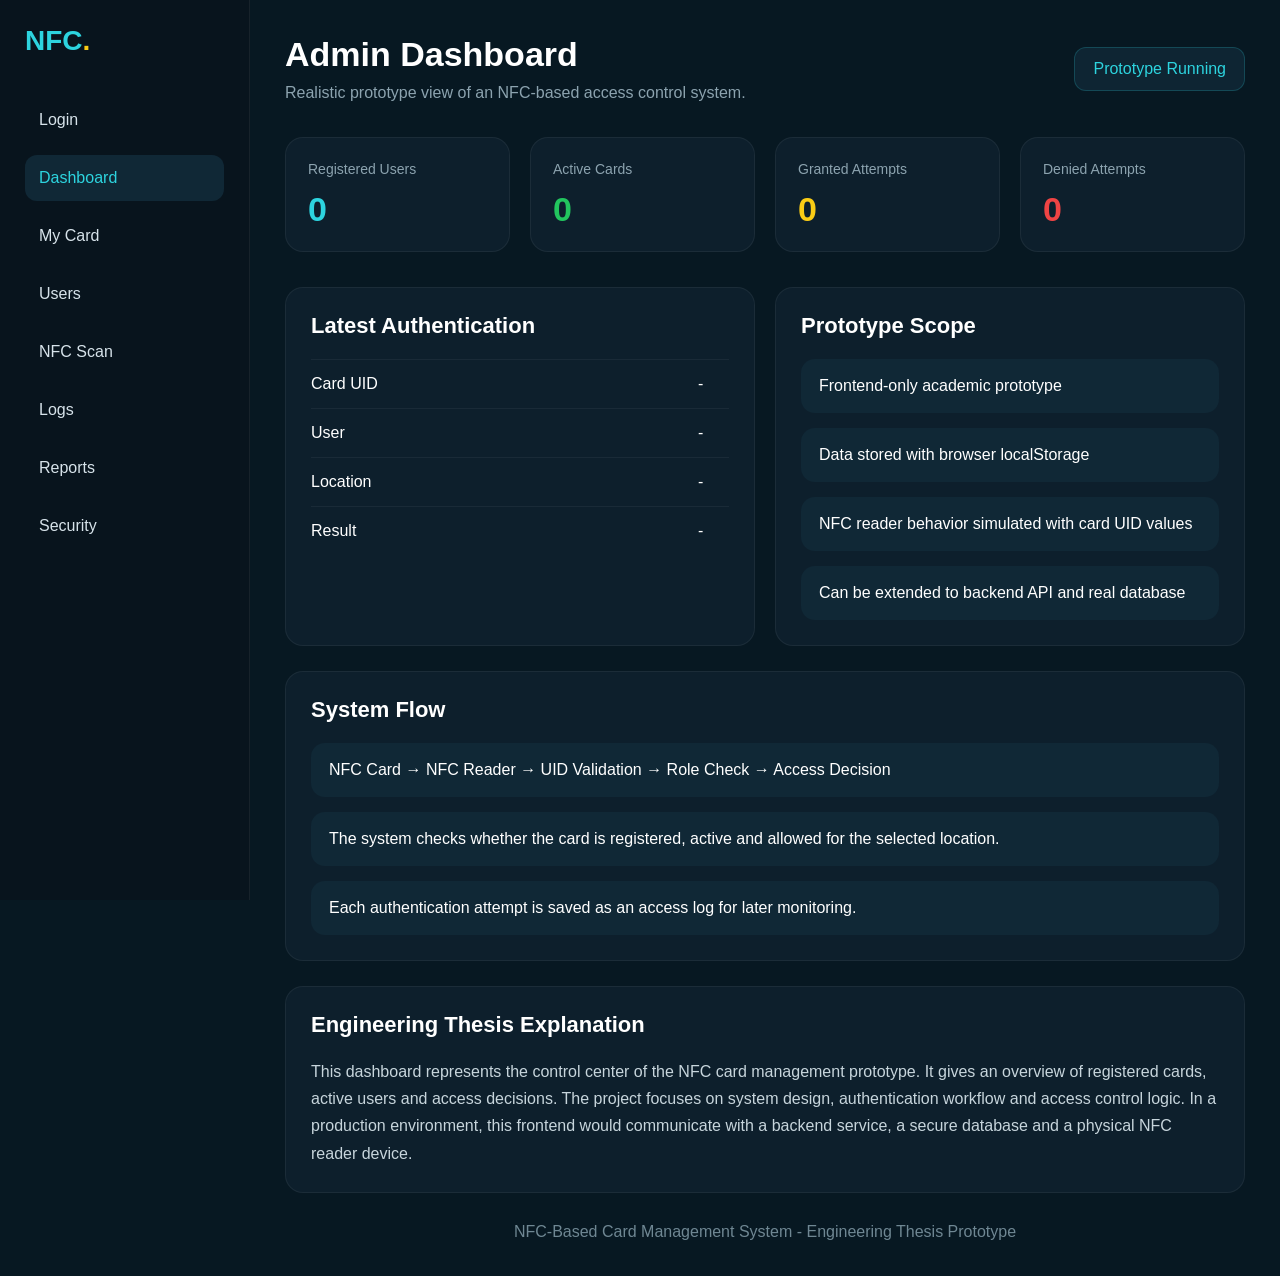
<file: dashboard.html>
<!DOCTYPE html>
<html lang="en">
<head>
    <meta charset="UTF-8">
    <meta name="viewport" content="width=device-width, initial-scale=1.0">
    <title>Dashboard | NFC System</title>
    <link rel="stylesheet" href="css/style.css">
</head>
<body>

    <div class="main-layout">

        <aside class="sidebar">
            <div class="logo">NFC<span>.</span></div>

            <nav class="menu">
                <a href="index.html">Login</a>
                <a href="dashboard.html" class="active">Dashboard</a>
                <a href="my-card.html">My Card</a>
                <a href="users.html">Users</a>
                <a href="scan.html">NFC Scan</a>
                <a href="logs.html">Logs</a>
                <a href="reports.html">Reports</a>
                <a href="security.html">Security</a>
            </nav>
        </aside>

        <main class="content">

            <div class="topbar">
                <div>
                    <h1>Admin Dashboard</h1>
                    <p style="color:#8ca3af; margin-top:10px;">
                        Realistic prototype view of an NFC-based access control system.
                    </p>
                </div>

                <div class="status-box">
                    Prototype Running
                </div>
            </div>

            <div class="cards">
                <div class="card blue">
                    <span>Registered Users</span>
                    <h2 id="totalUsers">0</h2>
                </div>

                <div class="card green">
                    <span>Active Cards</span>
                    <h2 id="activeCards">0</h2>
                </div>

                <div class="card yellow">
                    <span>Granted Attempts</span>
                    <h2 id="grantedAccess">0</h2>
                </div>

                <div class="card red">
                    <span>Denied Attempts</span>
                    <h2 id="deniedAccess">0</h2>
                </div>
            </div>

            <div class="report-grid">

                <section class="panel">
                    <h3>Latest Authentication</h3>

                    <table class="table">
                        <tr>
                            <td>Card UID</td>
                            <td id="lastUid">-</td>
                        </tr>
                        <tr>
                            <td>User</td>
                            <td id="lastUser">-</td>
                        </tr>
                        <tr>
                            <td>Location</td>
                            <td id="lastLocation">-</td>
                        </tr>
                        <tr>
                            <td>Result</td>
                            <td id="lastResult">-</td>
                        </tr>
                    </table>
                </section>

                <section class="panel">
                    <h3>Prototype Scope</h3>

                    <div class="security-list">
                        <div class="security-item">
                            Frontend-only academic prototype
                        </div>

                        <div class="security-item">
                            Data stored with browser localStorage
                        </div>

                        <div class="security-item">
                            NFC reader behavior simulated with card UID values
                        </div>

                        <div class="security-item">
                            Can be extended to backend API and real database
                        </div>
                    </div>
                </section>

            </div>

            <section class="panel">
                <h3>System Flow</h3>

                <div class="security-list">
                    <div class="security-item">
                        NFC Card → NFC Reader → UID Validation → Role Check → Access Decision
                    </div>

                    <div class="security-item">
                        The system checks whether the card is registered, active and allowed for the selected location.
                    </div>

                    <div class="security-item">
                        Each authentication attempt is saved as an access log for later monitoring.
                    </div>
                </div>
            </section>

            <section class="panel">
                <h3>Engineering Thesis Explanation</h3>

                <p style="color:#c7d5dc; line-height:1.7;">
                    This dashboard represents the control center of the NFC card management prototype.
                    It gives an overview of registered cards, active users and access decisions.
                    The project focuses on system design, authentication workflow and access control logic.
                    In a production environment, this frontend would communicate with a backend service,
                    a secure database and a physical NFC reader device.
                </p>
            </section>

            <div class="footer">
                NFC-Based Card Management System - Engineering Thesis Prototype
            </div>

        </main>

    </div>

    <script src="js/app.js"></script>
</body>
</html>
</file>
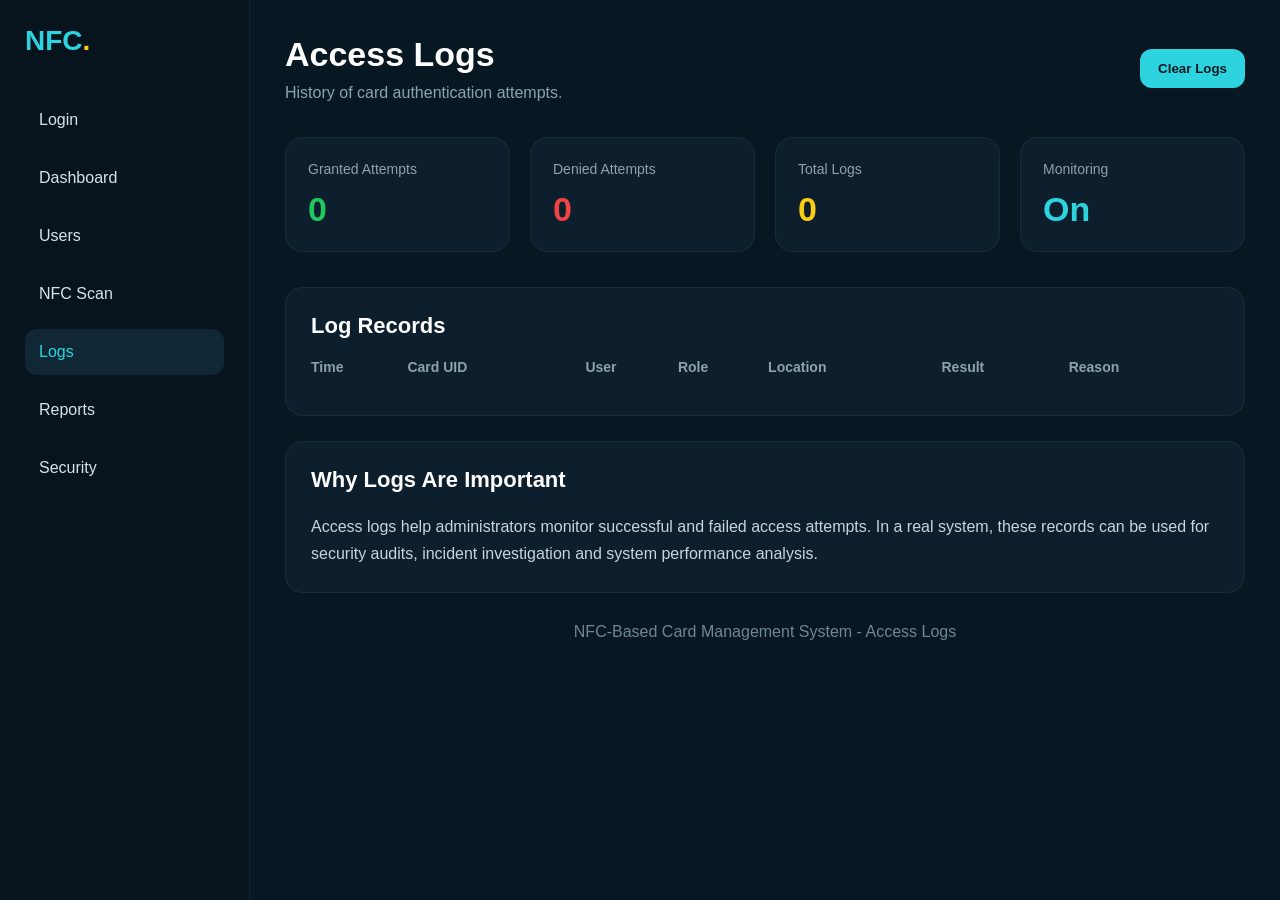
<file: logs.html>
<!DOCTYPE html>
<html lang="en">
<head>
    <meta charset="UTF-8">
    <meta name="viewport" content="width=device-width, initial-scale=1.0">
    <title>Access Logs | NFC System</title>
    <link rel="stylesheet" href="css/style.css">
</head>
<body>

    <div class="main-layout">

        <aside class="sidebar">
            <div class="logo">NFC<span>.</span></div>

            <nav class="menu">
                <a href="index.html">Login</a>
                <a href="dashboard.html">Dashboard</a>
                <a href="users.html">Users</a>
                <a href="scan.html">NFC Scan</a>
                <a href="logs.html" class="active">Logs</a>
                <a href="reports.html">Reports</a>
                <a href="security.html">Security</a>
            </nav>
        </aside>

        <main class="content">

            <div class="topbar">
                <div>
                    <h1>Access Logs</h1>
                    <p style="color:#8ca3af; margin-top:10px;">
                        History of card authentication attempts.
                    </p>
                </div>

                <div>
                    <button class="btn" onclick="clearLogs()">Clear Logs</button>
                </div>
            </div>

            <div class="cards">

                <div class="card green">
                    <span>Granted Attempts</span>
                    <h2 id="logGranted">0</h2>
                </div>

                <div class="card red">
                    <span>Denied Attempts</span>
                    <h2 id="logDenied">0</h2>
                </div>

                <div class="card yellow">
                    <span>Total Logs</span>
                    <h2 id="logTotal">0</h2>
                </div>

                <div class="card blue">
                    <span>Monitoring</span>
                    <h2>On</h2>
                </div>

            </div>

            <section class="panel">
                <h3>Log Records</h3>

                <table class="table">
                    <thead>
                        <tr>
                            <th>Time</th>
                            <th>Card UID</th>
                            <th>User</th>
                            <th>Role</th>
                            <th>Location</th>
                            <th>Result</th>
                            <th>Reason</th>
                        </tr>
                    </thead>

                    <tbody id="logsTable"></tbody>
                </table>
            </section>

            <section class="panel">
                <h3>Why Logs Are Important</h3>

                <p style="color:#c7d5dc; line-height:1.7;">
                    Access logs help administrators monitor successful and failed access
                    attempts. In a real system, these records can be used for security
                    audits, incident investigation and system performance analysis.
                </p>
            </section>

            <div class="footer">
                NFC-Based Card Management System - Access Logs
            </div>

        </main>

    </div>

    <script src="js/app.js"></script>
</body>
</html>
</file>
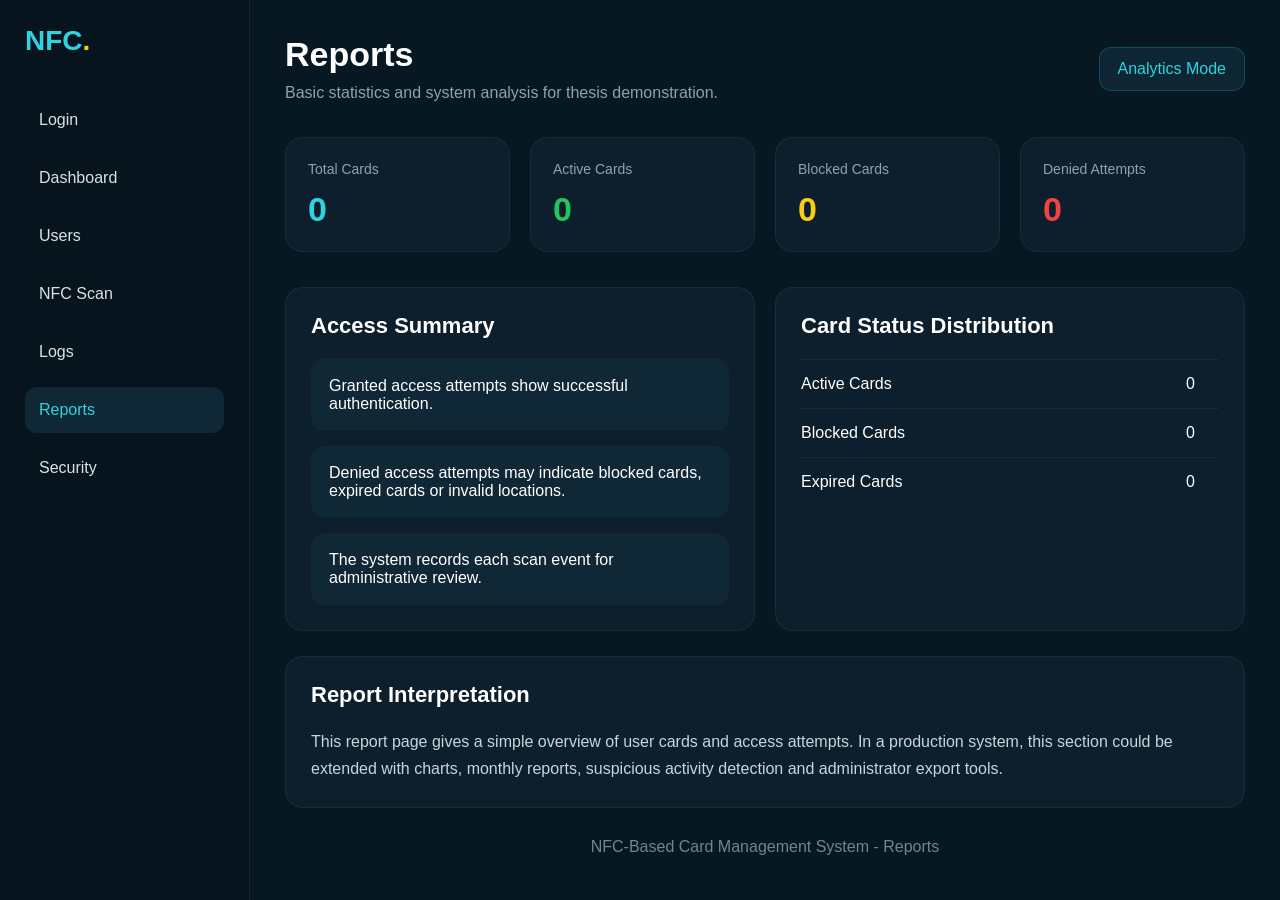
<file: reports.html>
<!DOCTYPE html>
<html lang="en">
<head>
    <meta charset="UTF-8">
    <meta name="viewport" content="width=device-width, initial-scale=1.0">
    <title>Reports | NFC System</title>
    <link rel="stylesheet" href="css/style.css">
</head>
<body>

    <div class="main-layout">

        <aside class="sidebar">
            <div class="logo">NFC<span>.</span></div>

            <nav class="menu">
                <a href="index.html">Login</a>
                <a href="dashboard.html">Dashboard</a>
                <a href="users.html">Users</a>
                <a href="scan.html">NFC Scan</a>
                <a href="logs.html">Logs</a>
                <a href="reports.html" class="active">Reports</a>
                <a href="security.html">Security</a>
            </nav>
        </aside>

        <main class="content">

            <div class="topbar">
                <div>
                    <h1>Reports</h1>
                    <p style="color:#8ca3af; margin-top:10px;">
                        Basic statistics and system analysis for thesis demonstration.
                    </p>
                </div>

                <div class="status-box">
                    Analytics Mode
                </div>
            </div>

            <div class="cards">

                <div class="card blue">
                    <span>Total Cards</span>
                    <h2 id="reportUsers">0</h2>
                </div>

                <div class="card green">
                    <span>Active Cards</span>
                    <h2 id="reportActive">0</h2>
                </div>

                <div class="card yellow">
                    <span>Blocked Cards</span>
                    <h2 id="reportBlocked">0</h2>
                </div>

                <div class="card red">
                    <span>Denied Attempts</span>
                    <h2 id="reportDenied">0</h2>
                </div>

            </div>

            <div class="report-grid">

                <section class="panel">
                    <h3>Access Summary</h3>

                    <div class="security-list">
                        <div class="security-item">
                            Granted access attempts show successful authentication.
                        </div>

                        <div class="security-item">
                            Denied access attempts may indicate blocked cards, expired cards or invalid locations.
                        </div>

                        <div class="security-item">
                            The system records each scan event for administrative review.
                        </div>
                    </div>
                </section>

                <section class="panel">
                    <h3>Card Status Distribution</h3>

                    <table class="table">
                        <tr>
                            <td>Active Cards</td>
                            <td id="activeReportLine">0</td>
                        </tr>
                        <tr>
                            <td>Blocked Cards</td>
                            <td id="blockedReportLine">0</td>
                        </tr>
                        <tr>
                            <td>Expired Cards</td>
                            <td id="expiredReportLine">0</td>
                        </tr>
                    </table>
                </section>

            </div>

            <section class="panel">
                <h3>Report Interpretation</h3>

                <p style="color:#c7d5dc; line-height:1.7;">
                    This report page gives a simple overview of user cards and access attempts.
                    In a production system, this section could be extended with charts, monthly
                    reports, suspicious activity detection and administrator export tools.
                </p>
            </section>

            <div class="footer">
                NFC-Based Card Management System - Reports
            </div>

        </main>

    </div>

    <script src="js/app.js"></script>
</body>
</html>
</file>
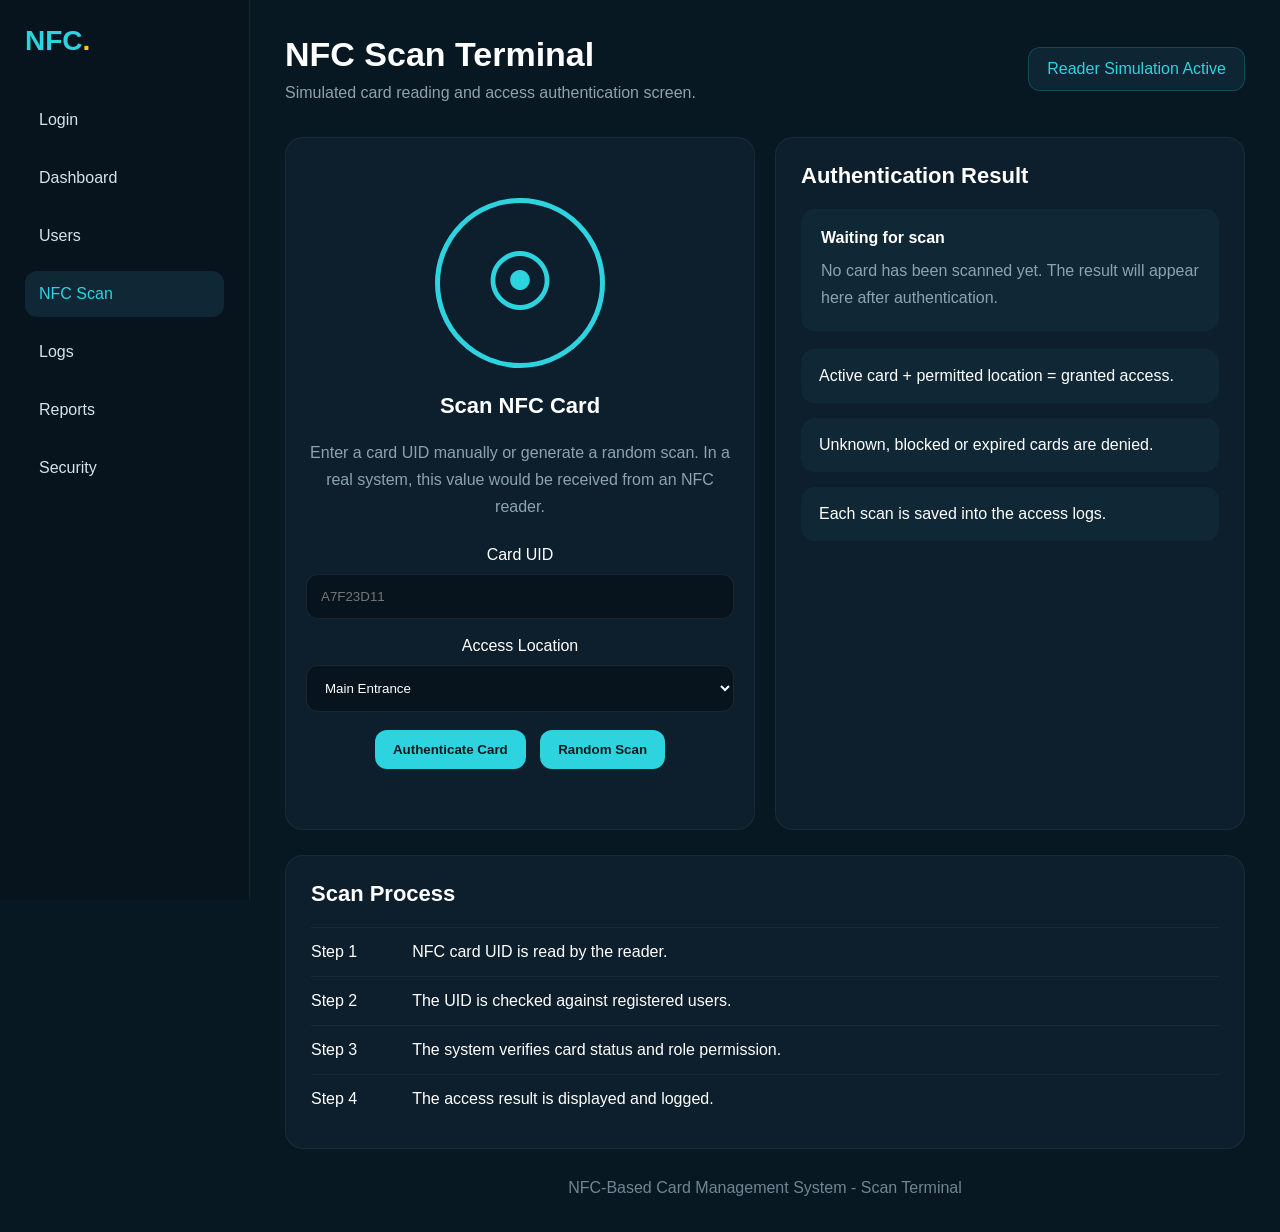
<file: scan.html>
<!DOCTYPE html>
<html lang="en">
<head>
    <meta charset="UTF-8">
    <meta name="viewport" content="width=device-width, initial-scale=1.0">
    <title>NFC Scan | NFC System</title>
    <link rel="stylesheet" href="css/style.css">
</head>
<body>

    <div class="main-layout">

        <aside class="sidebar">
            <div class="logo">NFC<span>.</span></div>

            <nav class="menu">
                <a href="index.html">Login</a>
                <a href="dashboard.html">Dashboard</a>
                <a href="users.html">Users</a>
                <a href="scan.html" class="active">NFC Scan</a>
                <a href="logs.html">Logs</a>
                <a href="reports.html">Reports</a>
                <a href="security.html">Security</a>
            </nav>
        </aside>

        <main class="content">

            <div class="topbar">
                <div>
                    <h1>NFC Scan Terminal</h1>
                    <p style="color:#8ca3af; margin-top:10px;">
                        Simulated card reading and access authentication screen.
                    </p>
                </div>

                <div class="status-box">
                    Reader Simulation Active
                </div>
            </div>

            <div class="report-grid">

                <section class="panel scan-box">
                    <div class="scan-circle">
                        ⦿
                    </div>

                    <h3>Scan NFC Card</h3>

                    <p style="color:#8ca3af; line-height:1.7; margin-bottom:25px;">
                        Enter a card UID manually or generate a random scan.
                        In a real system, this value would be received from an NFC reader.
                    </p>

                    <label>Card UID</label>
                    <input type="text" id="scanUid" placeholder="A7F23D11">

                    <label>Access Location</label>
                    <select id="scanLocation">
                        <option>Main Entrance</option>
                        <option>Library</option>
                        <option>Laboratory</option>
                        <option>Server Room</option>
                    </select>

                    <button class="btn" onclick="scanCard()">Authenticate Card</button>
                    <button class="btn" style="margin-left:10px;" onclick="randomScan()">Random Scan</button>
                </section>

                <section class="panel">
                    <h3>Authentication Result</h3>

                    <div id="scanResult" class="report-box">
                        <h4>Waiting for scan</h4>
                        <p style="color:#8ca3af; line-height:1.7;">
                            No card has been scanned yet. The result will appear here
                            after authentication.
                        </p>
                    </div>

                    <br>

                    <div class="security-list">
                        <div class="security-item">
                            Active card + permitted location = granted access.
                        </div>

                        <div class="security-item">
                            Unknown, blocked or expired cards are denied.
                        </div>

                        <div class="security-item">
                            Each scan is saved into the access logs.
                        </div>
                    </div>
                </section>

            </div>

            <section class="panel">
                <h3>Scan Process</h3>

                <table class="table">
                    <tr>
                        <td>Step 1</td>
                        <td>NFC card UID is read by the reader.</td>
                    </tr>
                    <tr>
                        <td>Step 2</td>
                        <td>The UID is checked against registered users.</td>
                    </tr>
                    <tr>
                        <td>Step 3</td>
                        <td>The system verifies card status and role permission.</td>
                    </tr>
                    <tr>
                        <td>Step 4</td>
                        <td>The access result is displayed and logged.</td>
                    </tr>
                </table>
            </section>

            <div class="footer">
                NFC-Based Card Management System - Scan Terminal
            </div>

        </main>

    </div>

    <script src="js/app.js"></script>
</body>
</html>
</file>
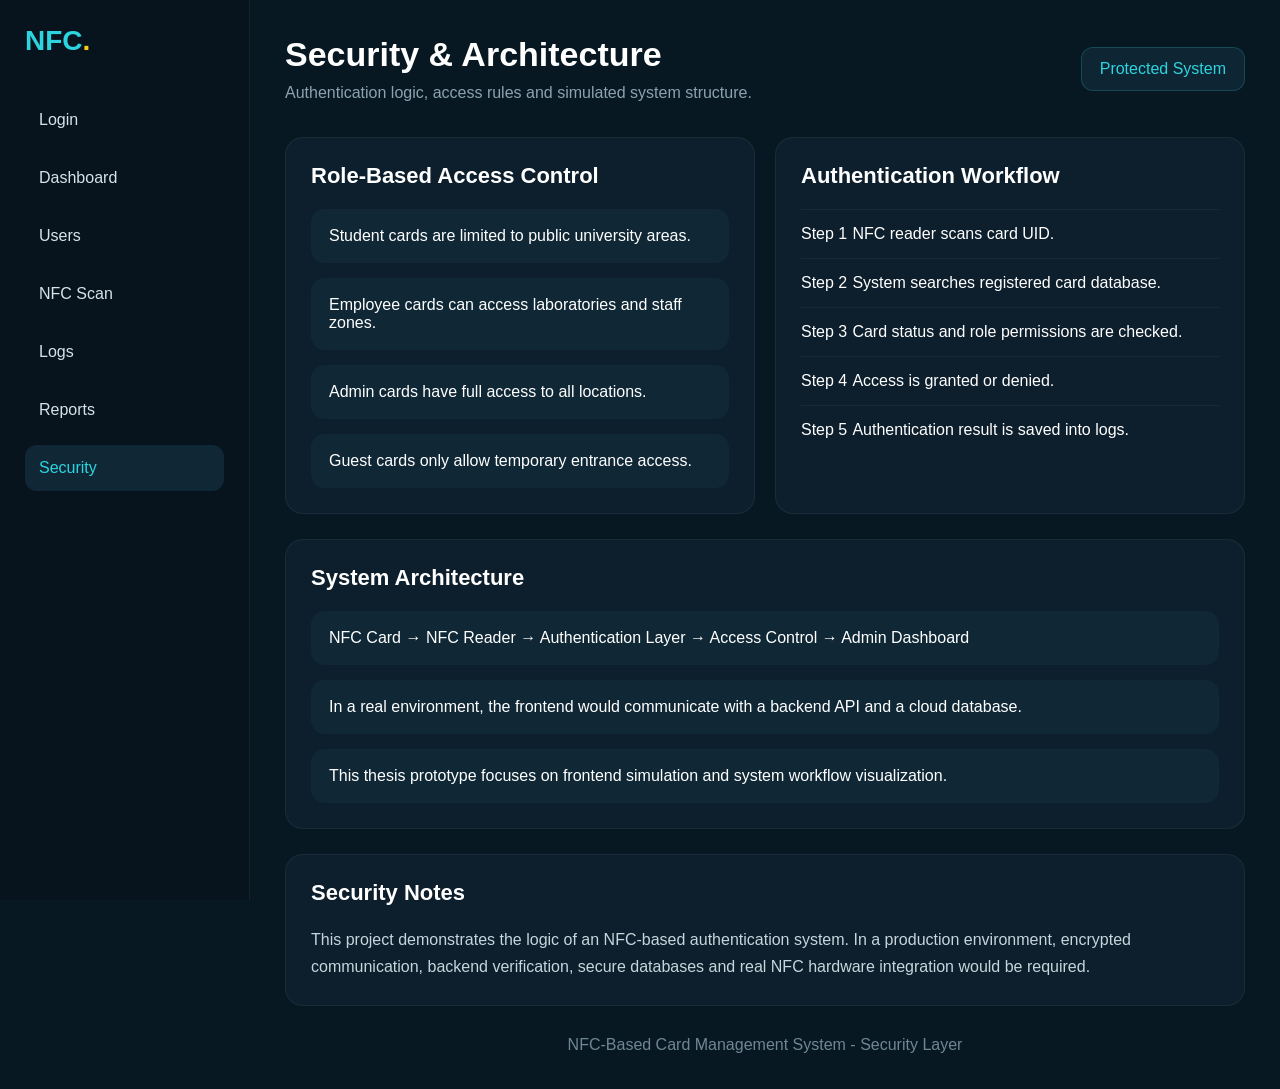
<file: security.html>
<!DOCTYPE html>
<html lang="en">
<head>
    <meta charset="UTF-8">
    <meta name="viewport" content="width=device-width, initial-scale=1.0">
    <title>Security | NFC System</title>
    <link rel="stylesheet" href="css/style.css">
</head>
<body>

    <div class="main-layout">

        <aside class="sidebar">
            <div class="logo">NFC<span>.</span></div>

            <nav class="menu">
                <a href="index.html">Login</a>
                <a href="dashboard.html">Dashboard</a>
                <a href="users.html">Users</a>
                <a href="scan.html">NFC Scan</a>
                <a href="logs.html">Logs</a>
                <a href="reports.html">Reports</a>
                <a href="security.html" class="active">Security</a>
            </nav>
        </aside>

        <main class="content">

            <div class="topbar">
                <div>
                    <h1>Security & Architecture</h1>

                    <p style="color:#8ca3af; margin-top:10px;">
                        Authentication logic, access rules and simulated system structure.
                    </p>
                </div>

                <div class="status-box">
                    Protected System
                </div>
            </div>

            <div class="report-grid">

                <section class="panel">
                    <h3>Role-Based Access Control</h3>

                    <div class="security-list">

                        <div class="security-item">
                            Student cards are limited to public university areas.
                        </div>

                        <div class="security-item">
                            Employee cards can access laboratories and staff zones.
                        </div>

                        <div class="security-item">
                            Admin cards have full access to all locations.
                        </div>

                        <div class="security-item">
                            Guest cards only allow temporary entrance access.
                        </div>

                    </div>
                </section>

                <section class="panel">
                    <h3>Authentication Workflow</h3>

                    <table class="table">
                        <tr>
                            <td>Step 1</td>
                            <td>NFC reader scans card UID.</td>
                        </tr>

                        <tr>
                            <td>Step 2</td>
                            <td>System searches registered card database.</td>
                        </tr>

                        <tr>
                            <td>Step 3</td>
                            <td>Card status and role permissions are checked.</td>
                        </tr>

                        <tr>
                            <td>Step 4</td>
                            <td>Access is granted or denied.</td>
                        </tr>

                        <tr>
                            <td>Step 5</td>
                            <td>Authentication result is saved into logs.</td>
                        </tr>
                    </table>
                </section>

            </div>

            <section class="panel">

                <h3>System Architecture</h3>

                <div class="security-list">

                    <div class="security-item">
                        NFC Card → NFC Reader → Authentication Layer → Access Control → Admin Dashboard
                    </div>

                    <div class="security-item">
                        In a real environment, the frontend would communicate with a backend API and a cloud database.
                    </div>

                    <div class="security-item">
                        This thesis prototype focuses on frontend simulation and system workflow visualization.
                    </div>

                </div>

            </section>

            <section class="panel">

                <h3>Security Notes</h3>

                <p style="color:#c7d5dc; line-height:1.7;">
                    This project demonstrates the logic of an NFC-based authentication system.
                    In a production environment, encrypted communication, backend verification,
                    secure databases and real NFC hardware integration would be required.
                </p>

            </section>

            <div class="footer">
                NFC-Based Card Management System - Security Layer
            </div>

        </main>

    </div>

    <script src="js/app.js"></script>
</body>
</html>
</file>
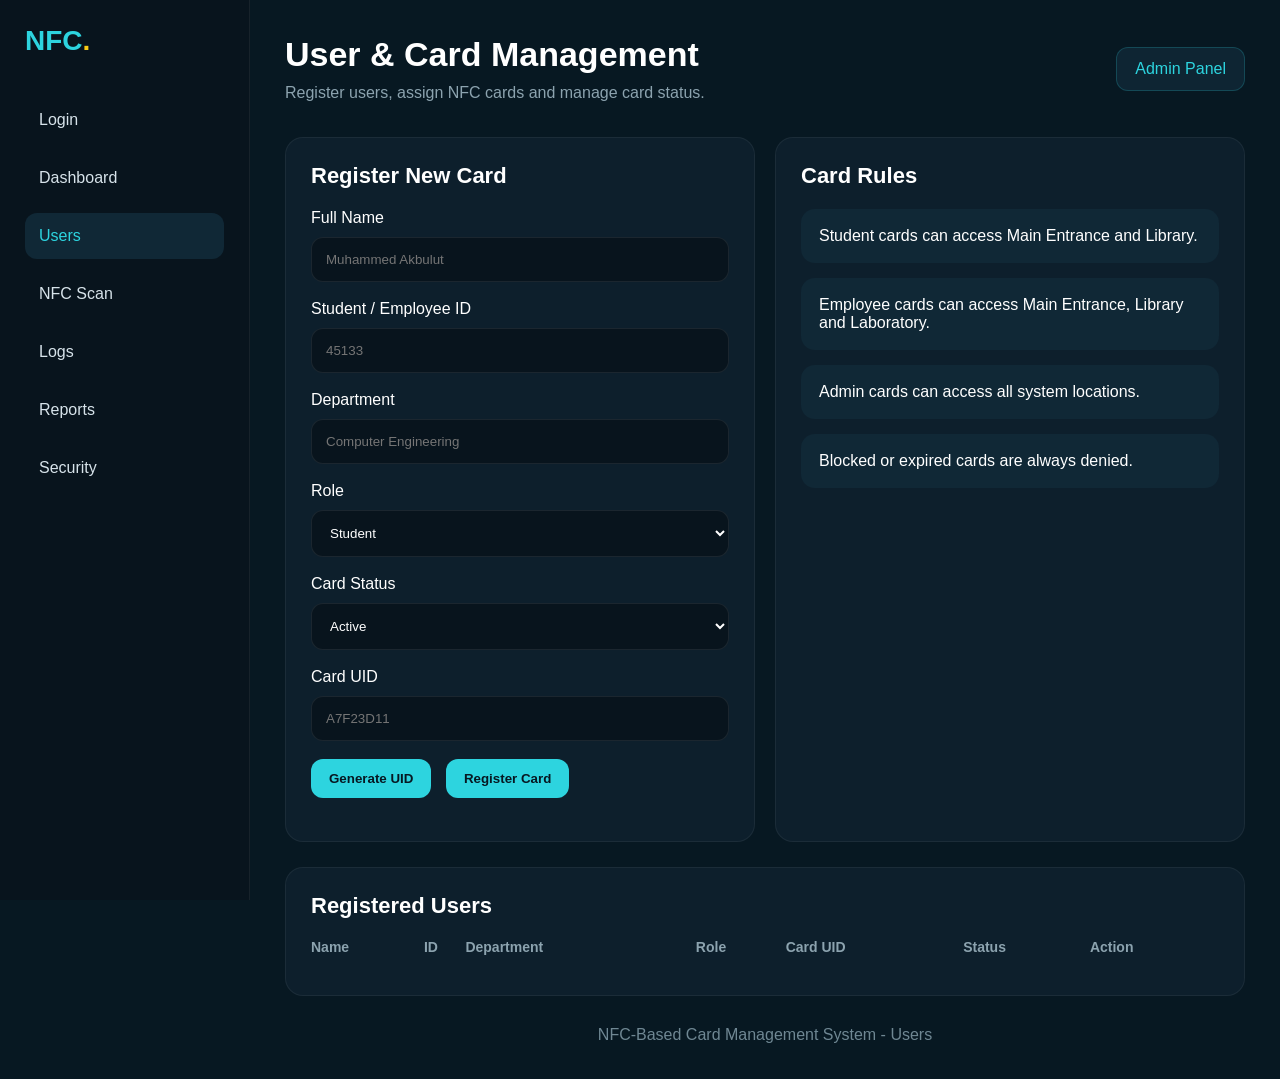
<file: users.html>
<!DOCTYPE html>
<html lang="en">
<head>
    <meta charset="UTF-8">
    <meta name="viewport" content="width=device-width, initial-scale=1.0">
    <title>Users | NFC System</title>
    <link rel="stylesheet" href="css/style.css">
</head>
<body>

    <div class="main-layout">

        <aside class="sidebar">
            <div class="logo">NFC<span>.</span></div>

            <nav class="menu">
                <a href="index.html">Login</a>
                <a href="dashboard.html">Dashboard</a>
                <a href="users.html" class="active">Users</a>
                <a href="scan.html">NFC Scan</a>
                <a href="logs.html">Logs</a>
                <a href="reports.html">Reports</a>
                <a href="security.html">Security</a>
            </nav>
        </aside>

        <main class="content">

            <div class="topbar">
                <div>
                    <h1>User & Card Management</h1>
                    <p style="color:#8ca3af; margin-top:10px;">
                        Register users, assign NFC cards and manage card status.
                    </p>
                </div>

                <div class="status-box">
                    Admin Panel
                </div>
            </div>

            <div class="report-grid">

                <section class="panel">
                    <h3>Register New Card</h3>

                    <label>Full Name</label>
                    <input type="text" id="fullName" placeholder="Muhammed Akbulut">

                    <label>Student / Employee ID</label>
                    <input type="text" id="personId" placeholder="45133">

                    <label>Department</label>
                    <input type="text" id="department" placeholder="Computer Engineering">

                    <label>Role</label>
                    <select id="role">
                        <option>Student</option>
                        <option>Employee</option>
                        <option>Admin</option>
                        <option>Guest</option>
                    </select>

                    <label>Card Status</label>
                    <select id="status">
                        <option>Active</option>
                        <option>Blocked</option>
                        <option>Expired</option>
                    </select>

                    <label>Card UID</label>
                    <input type="text" id="cardUid" placeholder="A7F23D11">

                    <button class="btn" onclick="generateUid()">Generate UID</button>
                    <button class="btn" style="margin-left:10px;" onclick="addUser()">Register Card</button>

                    <p id="userMessage" style="margin-top:18px; color:#2dd4df;"></p>
                </section>

                <section class="panel">
                    <h3>Card Rules</h3>

                    <div class="security-list">
                        <div class="security-item">
                            Student cards can access Main Entrance and Library.
                        </div>

                        <div class="security-item">
                            Employee cards can access Main Entrance, Library and Laboratory.
                        </div>

                        <div class="security-item">
                            Admin cards can access all system locations.
                        </div>

                        <div class="security-item">
                            Blocked or expired cards are always denied.
                        </div>
                    </div>
                </section>

            </div>

            <section class="panel">
                <h3>Registered Users</h3>

                <table class="table">
                    <thead>
                        <tr>
                            <th>Name</th>
                            <th>ID</th>
                            <th>Department</th>
                            <th>Role</th>
                            <th>Card UID</th>
                            <th>Status</th>
                            <th>Action</th>
                        </tr>
                    </thead>

                    <tbody id="usersTable"></tbody>
                </table>
            </section>

            <div class="footer">
                NFC-Based Card Management System - Users
            </div>

        </main>

    </div>

    <script src="js/app.js"></script>
</body>
</html>
</file>
<file: css/style.css>
* {
    margin: 0;
    padding: 0;
    box-sizing: border-box;
}

body {
    font-family: Arial, sans-serif;
    background: #071822;
    color: white;
}

a {
    text-decoration: none;
    color: white;
}

ul {
    list-style: none;
}

.main-layout {
    display: flex;
    min-height: 100vh;
}

.sidebar {
    width: 250px;
    background: #08141d;
    border-right: 1px solid rgba(255,255,255,0.06);
    padding: 25px;
    position: fixed;
    height: 100vh;
}

.logo {
    font-size: 28px;
    font-weight: bold;
    margin-bottom: 40px;
    color: #2dd4df;
}

.logo span {
    color: #facc15;
}

.menu {
    display: flex;
    flex-direction: column;
    gap: 12px;
}

.menu a {
    padding: 14px;
    border-radius: 12px;
    transition: 0.2s;
    color: #d7e3ea;
}

.menu a:hover {
    background: #0e2533;
    color: #2dd4df;
}

.menu .active {
    background: #102836;
    color: #2dd4df;
}

.content {
    margin-left: 250px;
    width: 100%;
    padding: 35px;
}

.topbar {
    display: flex;
    justify-content: space-between;
    align-items: center;
    margin-bottom: 35px;
}

.topbar h1 {
    font-size: 34px;
}

.status-box {
    background: #0e2533;
    padding: 12px 18px;
    border-radius: 12px;
    color: #2dd4df;
    border: 1px solid rgba(45,212,223,0.2);
}

.cards {
    display: grid;
    grid-template-columns: repeat(4,1fr);
    gap: 20px;
    margin-bottom: 35px;
}

.card {
    background: #0d1f2c;
    border: 1px solid rgba(255,255,255,0.06);
    border-radius: 18px;
    padding: 22px;
}

.card span {
    color: #8ca3af;
    font-size: 14px;
}

.card h2 {
    margin-top: 12px;
    font-size: 34px;
}

.card.green h2 {
    color: #22c55e;
}

.card.red h2 {
    color: #ef4444;
}

.card.yellow h2 {
    color: #facc15;
}

.card.blue h2 {
    color: #2dd4df;
}

.panel {
    background: #0d1f2c;
    border-radius: 18px;
    padding: 25px;
    border: 1px solid rgba(255,255,255,0.06);
    margin-bottom: 25px;
}

.panel h3 {
    margin-bottom: 20px;
    font-size: 22px;
}

.table {
    width: 100%;
    border-collapse: collapse;
}

.table th {
    text-align: left;
    padding-bottom: 15px;
    color: #8ca3af;
    font-size: 14px;
}

.table td {
    padding: 15px 0;
    border-top: 1px solid rgba(255,255,255,0.05);
}

.success {
    color: #22c55e;
    font-weight: bold;
}

.denied {
    color: #ef4444;
    font-weight: bold;
}

.btn {
    padding: 12px 18px;
    border: none;
    border-radius: 12px;
    cursor: pointer;
    background: #2dd4df;
    color: #071822;
    font-weight: bold;
}

.btn:hover {
    opacity: 0.9;
}

input,
select {
    width: 100%;
    padding: 14px;
    background: #08141d;
    border: 1px solid rgba(255,255,255,0.08);
    border-radius: 12px;
    color: white;
    margin-top: 10px;
    margin-bottom: 18px;
}

.scan-box {
    text-align: center;
    padding: 60px 20px;
}

.scan-circle {
    width: 170px;
    height: 170px;
    border-radius: 50%;
    border: 5px solid #2dd4df;
    margin: auto;
    margin-bottom: 25px;
    display: flex;
    align-items: center;
    justify-content: center;
    font-size: 70px;
    color: #2dd4df;
}

.report-grid {
    display: grid;
    grid-template-columns: repeat(2,1fr);
    gap: 20px;
}

.report-box {
    background: #102836;
    border-radius: 14px;
    padding: 20px;
}

.report-box h4 {
    margin-bottom: 10px;
}

.security-list {
    display: flex;
    flex-direction: column;
    gap: 15px;
}

.security-item {
    background: #102836;
    padding: 18px;
    border-radius: 14px;
}

.footer {
    margin-top: 30px;
    color: #6f8793;
    text-align: center;
}

@media(max-width: 1000px) {
    .cards {
        grid-template-columns: repeat(2,1fr);
    }

    .report-grid {
        grid-template-columns: 1fr;
    }
}

@media(max-width: 750px) {
    .sidebar {
        width: 100%;
        height: auto;
        position: relative;
    }

    .content {
        margin-left: 0;
    }

    .main-layout {
        flex-direction: column;
    }

    .cards {
        grid-template-columns: 1fr;
    }

    .topbar {
        flex-direction: column;
        align-items: flex-start;
        gap: 15px;
    }
}
</file>
